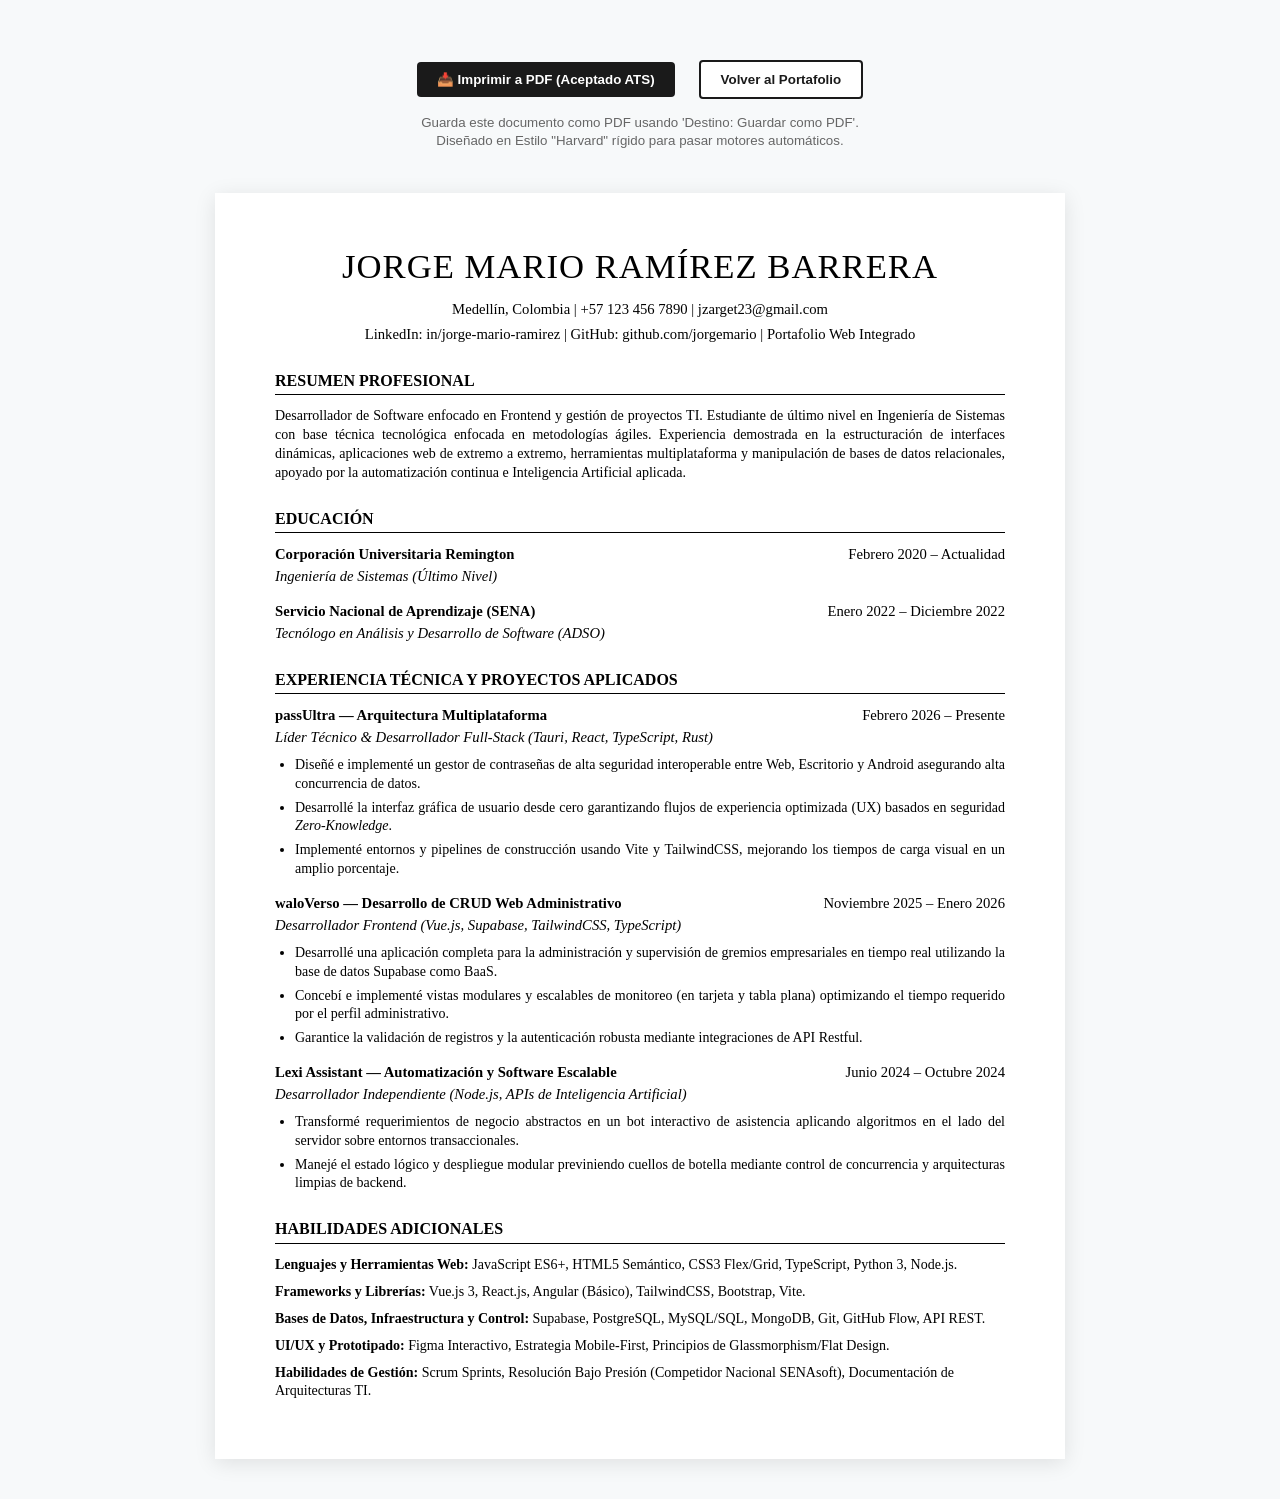
<file: CV_ATS_Jorge_Ramirez.html>
<!DOCTYPE html>
<html lang="es">
<head>
    <meta charset="UTF-8">
    <meta name="viewport" content="width=device-width, initial-scale=1.0">
    <title>Jorge Ramírez - CV Funcional y ATS</title>
    <style>
        /* ESTILO RESUME "HARVARD FORMAT" - 100% AMIGABLE CON ATS Y DE APARIENCIA SUPER PROFESIONAL */
        :root {
            --font-main: "Times New Roman", Times, serif; /* Tradicional y aceptado universalmente */
        }

        body {
            font-family: var(--font-main);
            color: #000;
            line-height: 1.35;
            margin: 0 auto;
            max-width: 850px;
            padding: 40px 50px;
            background-color: #f7f9fa; /* Ligeramente gris para la pantalla */
        }

        /* Contenedor que simula una hoja de papel física A4 */
        .page {
            background-color: #fff;
            padding: 50px 60px;
            box-shadow: 0 4px 20px rgba(0,0,0,0.1);
        }

        @media print {
            body {
                background-color: #fff;
                padding: 0;
            }
            .page {
                box-shadow: none;
                padding: 0;
            }
            .no-print {
                display: none !important;
            }
            a {
                text-decoration: none;
                color: #000; /* Previene hipervínculos azules al imprimir */
            }
        }

        /* ENCABEZADO */
        header {
            text-align: center;
            margin-bottom: 25px;
        }

        h1 {
            font-size: 26pt;
            text-transform: uppercase;
            font-weight: normal;
            margin: 0 0 10px 0;
            letter-spacing: 1px;
        }

        .contact-info {
            font-size: 11pt;
            margin-bottom: 5px;
        }

        /* TÍTULOS DE SECCIÓN */
        h2 {
            font-size: 12pt;
            text-transform: uppercase;
            font-weight: bold;
            border-bottom: 1px solid #000;
            margin-bottom: 12px;
            margin-top: 25px;
            padding-bottom: 3px;
        }

        /* ITEMS (Experiencia, Proyectos, Educación) */
        .item-container {
            margin-bottom: 15px;
        }

        .item-header {
            display: flex;
            justify-content: space-between;
            align-items: baseline;
            margin-bottom: 2px;
        }

        .item-title {
            font-weight: bold;
            font-size: 11pt;
            flex-grow: 1; /* Permite que el ATS lea de izquierda a derecha natural */
        }

        /* Fechas siempre a la derecha de forma visual, pero ordenadas semánticamente */
        .item-date {
            font-size: 11pt;
            text-align: right;
            white-space: nowrap;
        }

        .item-subtitle {
            font-style: italic;
            font-size: 11pt;
            margin-bottom: 8px;
        }

        /* LISTAS Y VIÑETAS (Bullet points) */
        ul {
            margin-top: 0;
            margin-bottom: 0;
            padding-left: 20px; /* Margen clásico */
        }

        li {
            font-size: 10.5pt;
            margin-bottom: 5px;
            text-align: justify;
        }

        /* SECCIÓN DE HABILIDADES */
        .skills-container {
            font-size: 10.5pt;
        }
        
        .skills-group {
            margin-bottom: 8px;
        }

        .skills-label {
            font-weight: bold;
        }

        /* BARRA DE ACCIONES WEB */
        .action-bar {
            text-align: center;
            margin-top: 50px;
            padding-top: 20px;
            border-top: 1px dashed #ccc;
        }

        .action-btn {
            padding: 10px 20px;
            background-color: #1a1a1a;
            color: #fff;
            border: none;
            cursor: pointer;
            font-weight: bold;
            font-family: Arial, sans-serif;
            border-radius: 4px;
            margin: 0 10px;
        }

        .action-btn.secondary {
            background-color: #fff;
            color: #1a1a1a;
            border: 2px solid #1a1a1a;
        }

    </style>
</head>
<body>

    <!-- Panel de control flotante (Oculto en ATS/PDF) -->
    <div class="action-bar no-print" style="border:none; margin-top:0; padding-bottom: 30px;">
        <button class="action-btn" onclick="window.print()">📥 Imprimir a PDF (Aceptado ATS)</button>
        <button class="action-btn secondary" onclick="window.location.href='index.html'">Volver al Portafolio</button>
        <p style="font-family: Arial, sans-serif; font-size: 10pt; color: #666; margin-top: 15px;">Guarda este documento como PDF usando 'Destino: Guardar como PDF'. <br>Diseñado en Estilo "Harvard" rígido para pasar motores automáticos.</p>
    </div>

    <!-- EL PAPEL (CV REAL) -->
    <div class="page">
        <!-- ENCABEZADO -->
        <header>
            <h1>Jorge Mario Ramírez Barrera</h1>
            <div class="contact-info">
                Medellín, Colombia | +57 123 456 7890 | jzarget23@gmail.com
            </div>
            <div class="contact-info">
                LinkedIn: in/jorge-mario-ramirez | GitHub: github.com/jorgemario | Portafolio Web Integrado
            </div>
        </header>

        <!-- RESUMEN PROFESIONAL -->
        <h2>Resumen Profesional</h2>
        <div style="font-size: 10.5pt; text-align: justify; margin-bottom: 20px;">
            Desarrollador de Software enfocado en Frontend y gestión de proyectos TI. Estudiante de último nivel en Ingeniería de Sistemas con base técnica tecnológica enfocada en metodologías ágiles. Experiencia demostrada en la estructuración de interfaces dinámicas, aplicaciones web de extremo a extremo, herramientas multiplataforma y manipulación de bases de datos relacionales, apoyado por la automatización continua e Inteligencia Artificial aplicada.
        </div>

        <!-- EDUCACIÓN -->
        <h2>Educación</h2>
        
        <div class="item-container">
            <div class="item-header">
                <div class="item-title">Corporación Universitaria Remington</div>
                <div class="item-date">Febrero 2020 – Actualidad</div>
            </div>
            <div class="item-subtitle">Ingeniería de Sistemas (Último Nivel)</div>
        </div>

        <div class="item-container">
            <div class="item-header">
                <div class="item-title">Servicio Nacional de Aprendizaje (SENA)</div>
                <div class="item-date">Enero 2022 – Diciembre 2022</div>
            </div>
            <div class="item-subtitle">Tecnólogo en Análisis y Desarrollo de Software (ADSO)</div>
        </div>

        <!-- EXPERIENCIA TÉCNICA / PROYECTOS -->
        <h2>Experiencia Técnica y Proyectos Aplicados</h2>

        <div class="item-container">
            <div class="item-header">
                <div class="item-title">passUltra — Arquitectura Multiplataforma</div>
                <div class="item-date">Febrero 2026 – Presente</div>
            </div>
            <div class="item-subtitle">Líder Técnico & Desarrollador Full-Stack (Tauri, React, TypeScript, Rust)</div>
            <ul>
                <li>Diseñé e implementé un gestor de contraseñas de alta seguridad interoperable entre Web, Escritorio y Android asegurando alta concurrencia de datos.</li>
                <li>Desarrollé la interfaz gráfica de usuario desde cero garantizando flujos de experiencia optimizada (UX) basados en seguridad <em>Zero-Knowledge</em>.</li>
                <li>Implementé entornos y pipelines de construcción usando Vite y TailwindCSS, mejorando los tiempos de carga visual en un amplio porcentaje.</li>
            </ul>
        </div>

        <div class="item-container">
            <div class="item-header">
                <div class="item-title">waloVerso — Desarrollo de CRUD Web Administrativo</div>
                <div class="item-date">Noviembre 2025 – Enero 2026</div>
            </div>
            <div class="item-subtitle">Desarrollador Frontend (Vue.js, Supabase, TailwindCSS, TypeScript)</div>
            <ul>
                <li>Desarrollé una aplicación completa para la administración y supervisión de gremios empresariales en tiempo real utilizando la base de datos Supabase como BaaS.</li>
                <li>Concebí e implementé vistas modulares y escalables de monitoreo (en tarjeta y tabla plana) optimizando el tiempo requerido por el perfil administrativo.</li>
                <li>Garantice la validación de registros y la autenticación robusta mediante integraciones de API Restful.</li>
            </ul>
        </div>

        <div class="item-container">
            <div class="item-header">
                <div class="item-title">Lexi Assistant — Automatización y Software Escalable</div>
                <div class="item-date">Junio 2024 – Octubre 2024</div>
            </div>
            <div class="item-subtitle">Desarrollador Independiente (Node.js, APIs de Inteligencia Artificial)</div>
            <ul>
                <li>Transformé requerimientos de negocio abstractos en un bot interactivo de asistencia aplicando algoritmos en el lado del servidor sobre entornos transaccionales.</li>
                <li>Manejé el estado lógico y despliegue modular previniendo cuellos de botella mediante control de concurrencia y arquitecturas limpias de backend.</li>
            </ul>
        </div>

        <!-- HABILIDADES TÉCNICAS -->
        <h2>Habilidades Adicionales</h2>
        <div class="skills-container">
            <div class="skills-group">
                <span class="skills-label">Lenguajes y Herramientas Web:</span> JavaScript ES6+, HTML5 Semántico, CSS3 Flex/Grid, TypeScript, Python 3, Node.js.
            </div>
            <div class="skills-group">
                <span class="skills-label">Frameworks y Librerías:</span> Vue.js 3, React.js, Angular (Básico), TailwindCSS, Bootstrap, Vite.
            </div>
            <div class="skills-group">
                <span class="skills-label">Bases de Datos, Infraestructura y Control:</span> Supabase, PostgreSQL, MySQL/SQL, MongoDB, Git, GitHub Flow, API REST.
            </div>
            <div class="skills-group">
                <span class="skills-label">UI/UX y Prototipado:</span> Figma Interactivo, Estrategia Mobile-First, Principios de Glassmorphism/Flat Design.
            </div>
            <div class="skills-group">
                <span class="skills-label">Habilidades de Gestión:</span> Scrum Sprints, Resolución Bajo Presión (Competidor Nacional SENAsoft), Documentación de Arquitecturas TI.
            </div>
        </div>
    </div>
</body>
</html>
</file>
